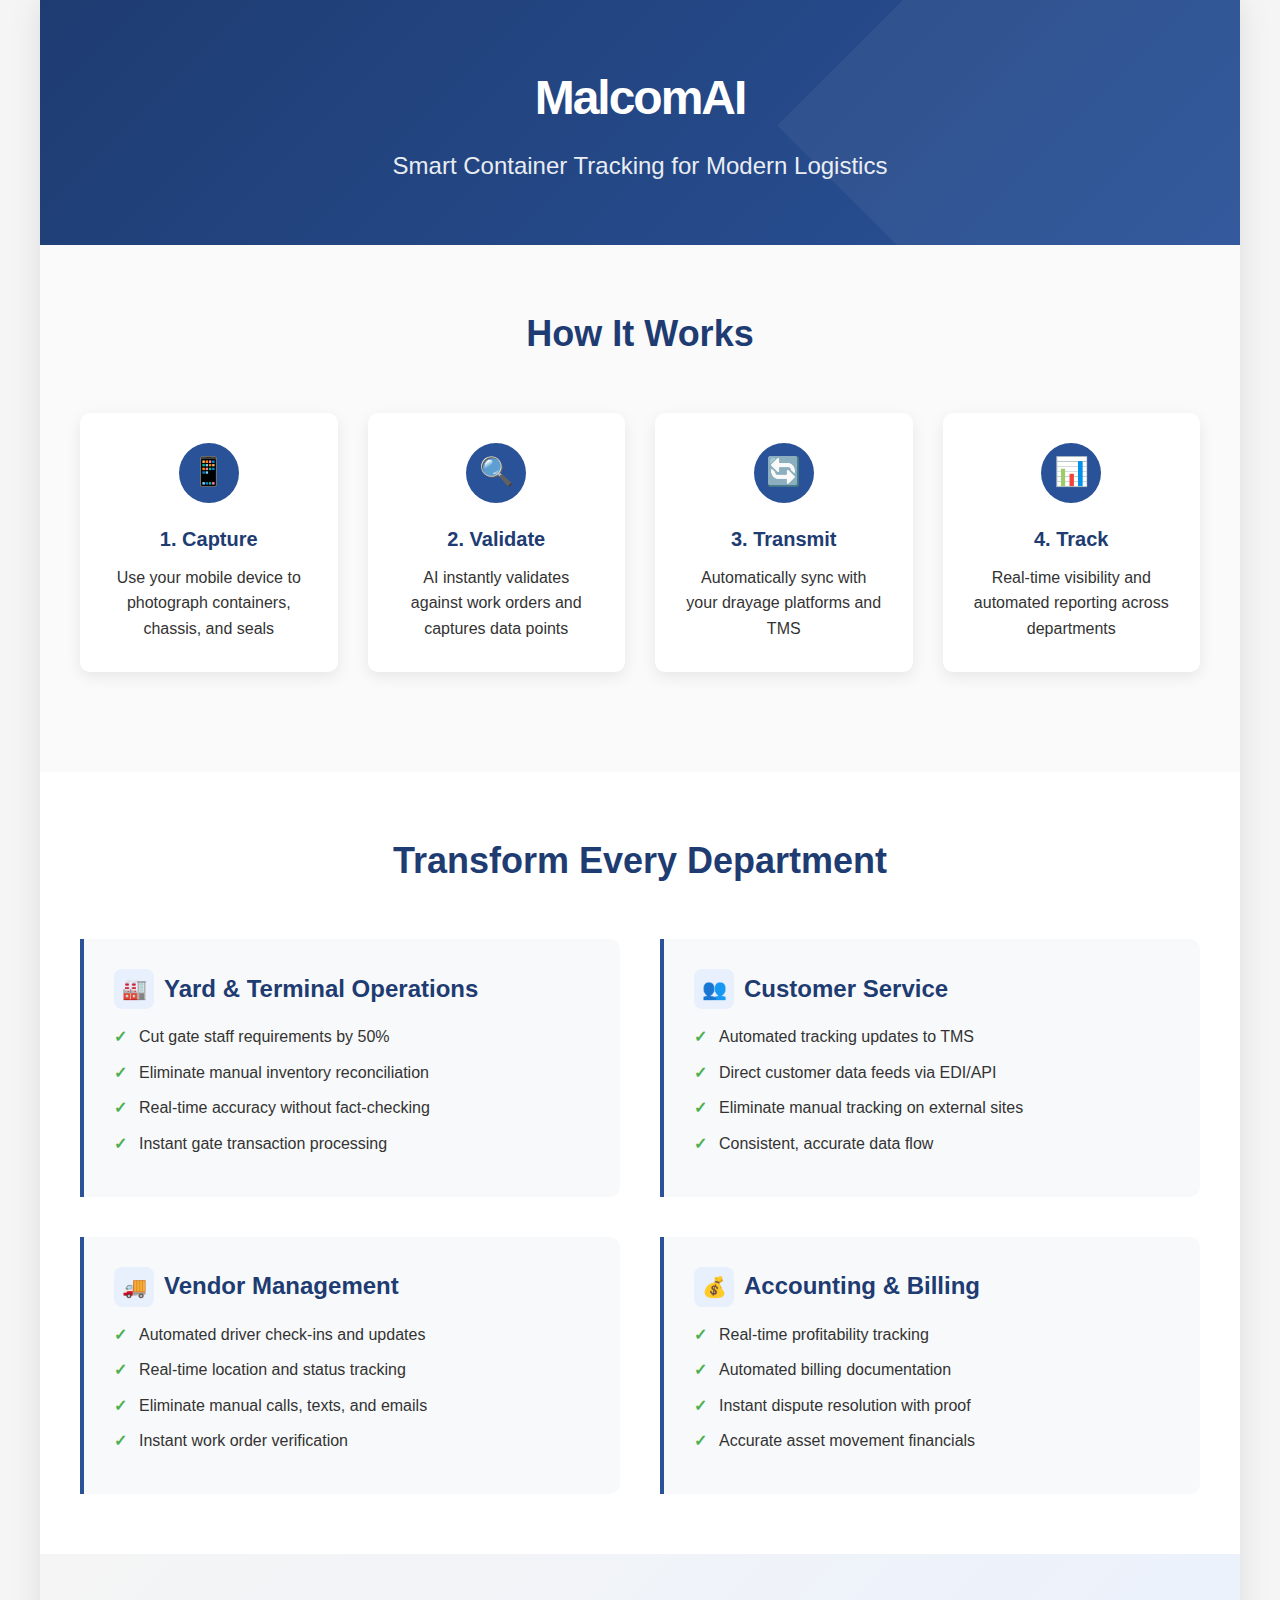
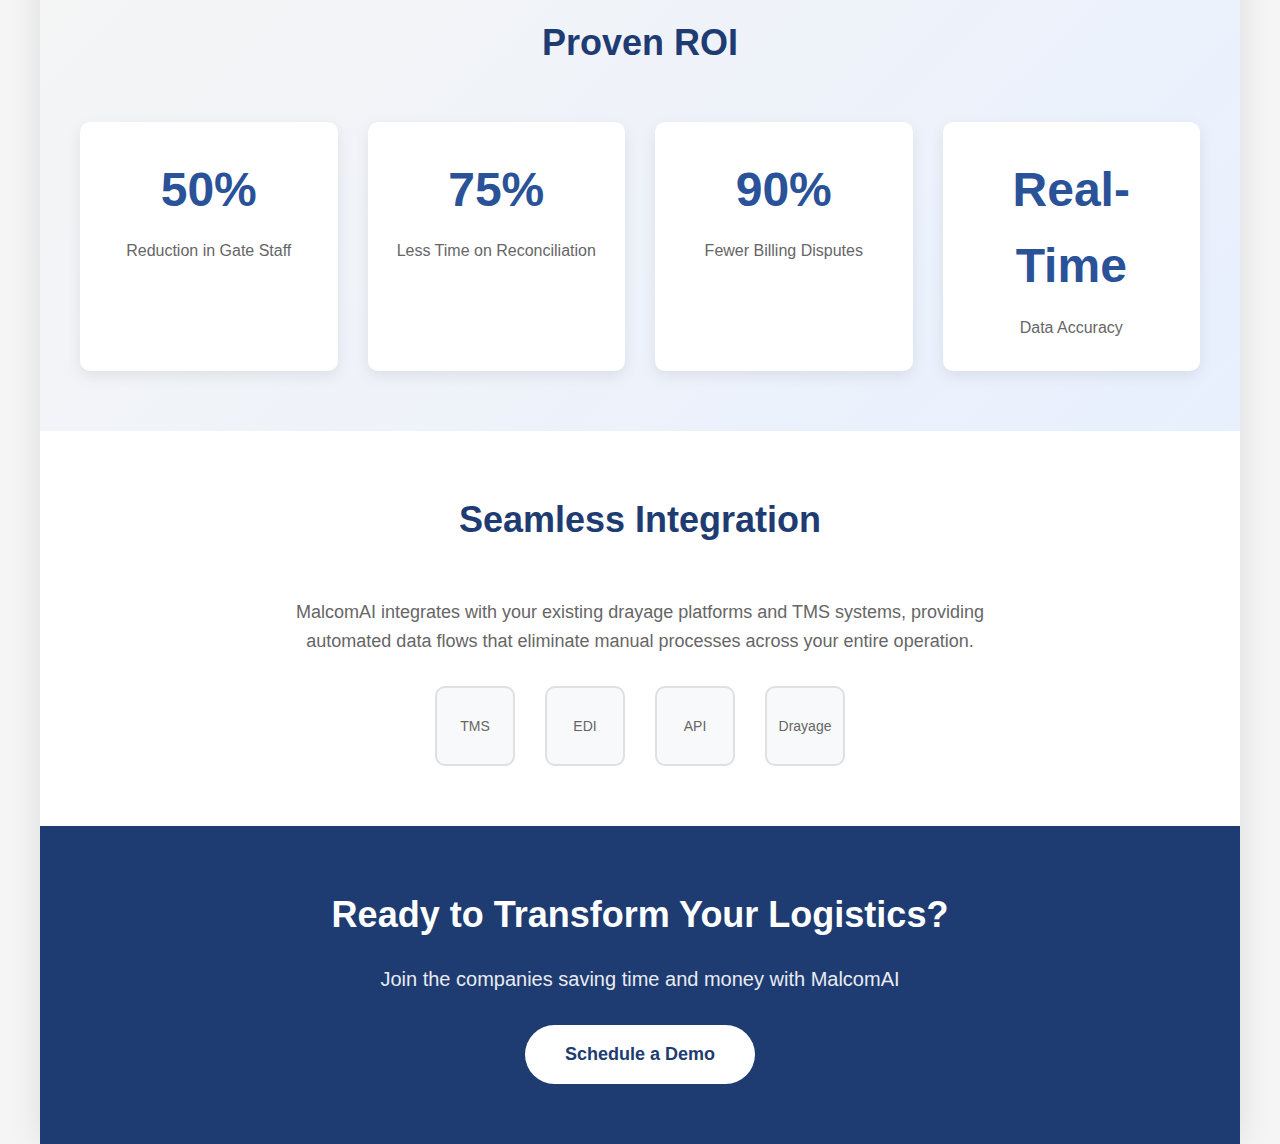
<file: mai-infographic.html>
<!DOCTYPE html>
<html lang="en">
<head>
    <meta charset="UTF-8">
    <meta name="viewport" content="width=device-width, initial-scale=1.0">
    <title>MalcomAI - Smart Container Tracking</title>
    <style>
        * {
            margin: 0;
            padding: 0;
            box-sizing: border-box;
        }
        
        body {
            font-family: -apple-system, BlinkMacSystemFont, 'Segoe UI', Roboto, Oxygen, Ubuntu, Cantarell, sans-serif;
            background: #f5f5f5;
            color: #333;
            line-height: 1.6;
        }
        
        .container {
            max-width: 1200px;
            margin: 0 auto;
            background: white;
            box-shadow: 0 0 30px rgba(0,0,0,0.1);
        }
        
        /* Header Section */
        .header {
            background: linear-gradient(135deg, #1e3c72 0%, #2a5298 100%);
            color: white;
            padding: 60px 40px;
            text-align: center;
            position: relative;
            overflow: hidden;
        }
        
        .header::before {
            content: '';
            position: absolute;
            top: -50%;
            right: -10%;
            width: 40%;
            height: 200%;
            background: rgba(255,255,255,0.05);
            transform: rotate(45deg);
        }
        
        .logo {
            font-size: 48px;
            font-weight: bold;
            margin-bottom: 10px;
            letter-spacing: -2px;
        }
        
        .tagline {
            font-size: 24px;
            font-weight: 300;
            opacity: 0.9;
        }
        
        /* How It Works Section */
        .how-it-works {
            padding: 60px 40px;
            background: #fafafa;
        }
        
        .section-title {
            text-align: center;
            font-size: 36px;
            margin-bottom: 50px;
            color: #1e3c72;
        }
        
        .steps {
            display: grid;
            grid-template-columns: repeat(auto-fit, minmax(250px, 1fr));
            gap: 30px;
            margin-bottom: 40px;
        }
        
        .step {
            background: white;
            padding: 30px;
            border-radius: 10px;
            box-shadow: 0 5px 15px rgba(0,0,0,0.08);
            text-align: center;
            transition: transform 0.3s ease;
        }
        
        .step:hover {
            transform: translateY(-5px);
            box-shadow: 0 10px 25px rgba(0,0,0,0.12);
        }
        
        .step-icon {
            width: 60px;
            height: 60px;
            background: #2a5298;
            border-radius: 50%;
            display: flex;
            align-items: center;
            justify-content: center;
            margin: 0 auto 20px;
            font-size: 28px;
            color: white;
        }
        
        .step h3 {
            font-size: 20px;
            margin-bottom: 10px;
            color: #1e3c72;
        }
        
        /* Benefits Section */
        .benefits {
            padding: 60px 40px;
            background: white;
        }
        
        .benefit-grid {
            display: grid;
            grid-template-columns: repeat(2, 1fr);
            gap: 40px;
        }
        
        @media (max-width: 768px) {
            .benefit-grid {
                grid-template-columns: 1fr;
            }
        }
        
        .benefit-card {
            padding: 30px;
            border-left: 4px solid #2a5298;
            background: #f8f9fa;
            border-radius: 0 10px 10px 0;
        }
        
        .benefit-card h3 {
            color: #1e3c72;
            font-size: 24px;
            margin-bottom: 15px;
            display: flex;
            align-items: center;
            gap: 10px;
        }
        
        .benefit-icon {
            width: 40px;
            height: 40px;
            background: #e8f0fe;
            border-radius: 8px;
            display: flex;
            align-items: center;
            justify-content: center;
            color: #2a5298;
            font-size: 20px;
        }
        
        .benefit-list {
            list-style: none;
            padding-left: 0;
        }
        
        .benefit-list li {
            margin-bottom: 10px;
            padding-left: 25px;
            position: relative;
        }
        
        .benefit-list li::before {
            content: '✓';
            position: absolute;
            left: 0;
            color: #4caf50;
            font-weight: bold;
        }
        
        /* ROI Section */
        .roi-section {
            background: linear-gradient(135deg, #f5f5f5 0%, #e8f0fe 100%);
            padding: 60px 40px;
            text-align: center;
        }
        
        .roi-stats {
            display: grid;
            grid-template-columns: repeat(auto-fit, minmax(200px, 1fr));
            gap: 30px;
            margin-top: 40px;
        }
        
        .roi-stat {
            background: white;
            padding: 30px 20px;
            border-radius: 10px;
            box-shadow: 0 5px 15px rgba(0,0,0,0.08);
        }
        
        .roi-number {
            font-size: 48px;
            font-weight: bold;
            color: #2a5298;
            margin-bottom: 10px;
        }
        
        .roi-label {
            font-size: 16px;
            color: #666;
        }
        
        /* Integration Section */
        .integration {
            padding: 60px 40px;
            background: white;
            text-align: center;
        }
        
        .integration-text {
            font-size: 18px;
            color: #666;
            max-width: 700px;
            margin: 0 auto 30px;
        }
        
        .integration-icons {
            display: flex;
            justify-content: center;
            gap: 30px;
            flex-wrap: wrap;
        }
        
        .integration-icon {
            width: 80px;
            height: 80px;
            background: #f8f9fa;
            border-radius: 10px;
            display: flex;
            align-items: center;
            justify-content: center;
            font-size: 14px;
            color: #666;
            border: 2px solid #e0e0e0;
        }
        
        /* CTA Section */
        .cta {
            background: #1e3c72;
            color: white;
            padding: 60px 40px;
            text-align: center;
        }
        
        .cta h2 {
            font-size: 36px;
            margin-bottom: 20px;
        }
        
        .cta p {
            font-size: 20px;
            margin-bottom: 30px;
            opacity: 0.9;
        }
        
        .cta-button {
            display: inline-block;
            background: white;
            color: #1e3c72;
            padding: 15px 40px;
            border-radius: 30px;
            text-decoration: none;
            font-weight: bold;
            font-size: 18px;
            transition: transform 0.3s ease;
        }
        
        .cta-button:hover {
            transform: scale(1.05);
        }
    </style>
</head>
<body>
    <div class="container">
        <!-- Header -->
        <div class="header">
            <h1 class="logo">MalcomAI</h1>
            <p class="tagline">Smart Container Tracking for Modern Logistics</p>
        </div>
        
        <!-- How It Works -->
        <section class="how-it-works">
            <h2 class="section-title">How It Works</h2>
            <div class="steps">
                <div class="step">
                    <div class="step-icon">📱</div>
                    <h3>1. Capture</h3>
                    <p>Use your mobile device to photograph containers, chassis, and seals</p>
                </div>
                <div class="step">
                    <div class="step-icon">🔍</div>
                    <h3>2. Validate</h3>
                    <p>AI instantly validates against work orders and captures data points</p>
                </div>
                <div class="step">
                    <div class="step-icon">🔄</div>
                    <h3>3. Transmit</h3>
                    <p>Automatically sync with your drayage platforms and TMS</p>
                </div>
                <div class="step">
                    <div class="step-icon">📊</div>
                    <h3>4. Track</h3>
                    <p>Real-time visibility and automated reporting across departments</p>
                </div>
            </div>
        </section>
        
        <!-- Benefits -->
        <section class="benefits">
            <h2 class="section-title">Transform Every Department</h2>
            <div class="benefit-grid">
                <div class="benefit-card">
                    <h3>
                        <div class="benefit-icon">🏭</div>
                        Yard & Terminal Operations
                    </h3>
                    <ul class="benefit-list">
                        <li>Cut gate staff requirements by 50%</li>
                        <li>Eliminate manual inventory reconciliation</li>
                        <li>Real-time accuracy without fact-checking</li>
                        <li>Instant gate transaction processing</li>
                    </ul>
                </div>
                
                <div class="benefit-card">
                    <h3>
                        <div class="benefit-icon">👥</div>
                        Customer Service
                    </h3>
                    <ul class="benefit-list">
                        <li>Automated tracking updates to TMS</li>
                        <li>Direct customer data feeds via EDI/API</li>
                        <li>Eliminate manual tracking on external sites</li>
                        <li>Consistent, accurate data flow</li>
                    </ul>
                </div>
                
                <div class="benefit-card">
                    <h3>
                        <div class="benefit-icon">🚚</div>
                        Vendor Management
                    </h3>
                    <ul class="benefit-list">
                        <li>Automated driver check-ins and updates</li>
                        <li>Real-time location and status tracking</li>
                        <li>Eliminate manual calls, texts, and emails</li>
                        <li>Instant work order verification</li>
                    </ul>
                </div>
                
                <div class="benefit-card">
                    <h3>
                        <div class="benefit-icon">💰</div>
                        Accounting & Billing
                    </h3>
                    <ul class="benefit-list">
                        <li>Real-time profitability tracking</li>
                        <li>Automated billing documentation</li>
                        <li>Instant dispute resolution with proof</li>
                        <li>Accurate asset movement financials</li>
                    </ul>
                </div>
            </div>
        </section>
        
        <!-- ROI Section -->
        <section class="roi-section">
            <h2 class="section-title">Proven ROI</h2>
            <div class="roi-stats">
                <div class="roi-stat">
                    <div class="roi-number">50%</div>
                    <div class="roi-label">Reduction in Gate Staff</div>
                </div>
                <div class="roi-stat">
                    <div class="roi-number">75%</div>
                    <div class="roi-label">Less Time on Reconciliation</div>
                </div>
                <div class="roi-stat">
                    <div class="roi-number">90%</div>
                    <div class="roi-label">Fewer Billing Disputes</div>
                </div>
                <div class="roi-stat">
                    <div class="roi-number">Real-Time</div>
                    <div class="roi-label">Data Accuracy</div>
                </div>
            </div>
        </section>
        
        <!-- Integration -->
        <section class="integration">
            <h2 class="section-title">Seamless Integration</h2>
            <p class="integration-text">
                MalcomAI integrates with your existing drayage platforms and TMS systems, 
                providing automated data flows that eliminate manual processes across your entire operation.
            </p>
            <div class="integration-icons">
                <div class="integration-icon">TMS</div>
                <div class="integration-icon">EDI</div>
                <div class="integration-icon">API</div>
                <div class="integration-icon">Drayage</div>
            </div>
        </section>
        
        <!-- CTA -->
        <section class="cta">
            <h2>Ready to Transform Your Logistics?</h2>
            <p>Join the companies saving time and money with MalcomAI</p>
            <a href="#" class="cta-button">Schedule a Demo</a>
        </section>
    </div>
</body>
</html>
</file>
